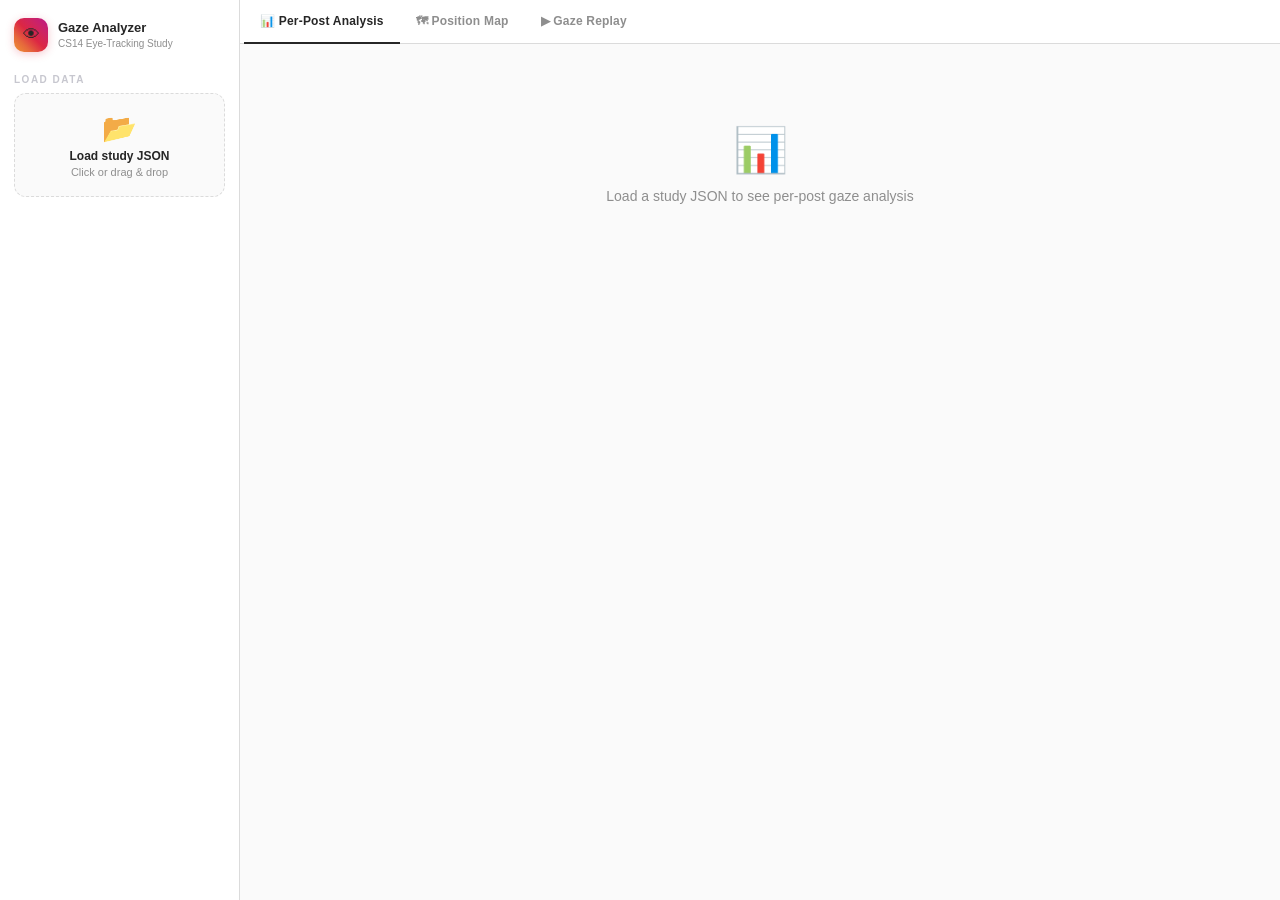
<file: bridge/heatmap_viewer.html>
<!DOCTYPE html>
<html lang="en">
<head>
<meta charset="UTF-8"/>
<meta name="viewport" content="width=device-width,initial-scale=1"/>
<title>Gaze Heatmap Viewer</title>
<style>
@import url('https://fonts.googleapis.com/css2?family=JetBrains+Mono:wght@400;700&display=swap');
*{box-sizing:border-box;margin:0;padding:0}
body{font-family:-apple-system,BlinkMacSystemFont,"Segoe UI",Roboto,Helvetica,Arial,sans-serif;background:#fafafa;color:#262626;min-height:100vh}
.shell{display:grid;grid-template-columns:240px 1fr;height:100vh;overflow:hidden}

/* ── sidebar ── */
.sidebar{background:#fff;border-right:1px solid #dbdbdb;padding:16px 14px;overflow-y:auto;display:flex;flex-direction:column;gap:16px}
.logo{display:flex;align-items:center;gap:10px;padding:2px 0 6px}
.logo-icon{width:34px;height:34px;border-radius:10px;background:linear-gradient(45deg,#f09433 0%,#e6683c 25%,#dc2743 50%,#cc2366 75%,#bc1888 100%);display:flex;align-items:center;justify-content:center;font-size:17px;flex-shrink:0;box-shadow:0 2px 8px rgba(220,39,67,.25)}
.logo-text{font-size:13px;font-weight:700;color:#262626;line-height:1.3}
.logo-text small{display:block;font-size:10px;font-weight:400;color:#8e8e8e}

.upload-area{border:1.5px dashed #dbdbdb;border-radius:12px;padding:18px 12px;text-align:center;cursor:pointer;transition:.2s;display:block;background:#fafafa}
.upload-area:hover{border-color:#e1306c;background:#fff8f8}
.upload-area input{display:none}
.upload-area p{font-size:11px;color:#8e8e8e;margin-top:3px}

.section-label{font-size:10px;font-weight:700;text-transform:uppercase;letter-spacing:1.5px;color:#c7c7cf}

.stat-card{background:#fafafa;border:1px solid #efefef;border-radius:10px;padding:10px 12px}
.stat-row{display:flex;justify-content:space-between;align-items:center;font-size:11px;padding:4px 0;color:#8e8e8e;border-bottom:1px solid #f5f5f5}
.stat-row:last-child{border-bottom:none}
.stat-row strong{color:#262626;font-family:'JetBrains Mono',monospace;font-size:10px;font-weight:700}

.platform-bar{display:flex;flex-direction:column;gap:7px}
.pb-row{display:flex;align-items:center;gap:7px;font-size:11px}
.pb-label{width:64px;color:#8e8e8e;flex-shrink:0;text-transform:capitalize}
.pb-track{flex:1;height:4px;background:#efefef;border-radius:2px;overflow:hidden}
.pb-fill{height:100%;border-radius:2px;transition:width .4s}
.pb-val{width:34px;text-align:right;color:#262626;font-size:10px;font-weight:700}

select{width:100%;padding:8px 10px;border-radius:8px;background:#fafafa;border:1px solid #dbdbdb;color:#262626;font-size:12px;font-family:inherit;outline:none;appearance:none;cursor:pointer}
select:focus{border-color:#0095f6;box-shadow:0 0 0 2px rgba(0,149,246,.12)}

/* ── main area ── */
.main{display:flex;flex-direction:column;overflow:hidden;background:#fafafa}

/* ── tabs ── */
.tab-bar{display:flex;border-bottom:1px solid #dbdbdb;background:#fff;flex-shrink:0;padding:0 4px}
.tab-btn{padding:14px 16px;font-size:12px;font-weight:600;color:#8e8e8e;background:none;border:none;border-bottom:2px solid transparent;cursor:pointer;transition:.15s;margin-bottom:-1px;letter-spacing:.2px}
.tab-btn.active{color:#262626;border-bottom-color:#262626}
.tab-btn:hover:not(.active){color:#262626}

/* ── region view ── */
#region-view{flex:1;overflow-y:auto;padding:20px;display:none;background:#fafafa}
#region-view.active{display:block}
.empty-state{text-align:center;color:#c7c7cf;padding:60px 20px}
.empty-state .icon{font-size:44px;margin-bottom:12px}
.empty-state p{font-size:14px;color:#8e8e8e}

.posts-grid{display:grid;grid-template-columns:repeat(auto-fill,minmax(230px,1fr));gap:14px}
.post-card{background:#fff;border-radius:8px;overflow:hidden;border:1px solid #dbdbdb}
.card-header{padding:9px 12px;display:flex;align-items:center;gap:8px;background:#fff;border-bottom:1px solid #efefef}
.plat-badge{font-size:9px;font-weight:700;padding:2px 7px;border-radius:20px;text-transform:uppercase;letter-spacing:.5px}
.plat-instagram{background:#fce4ec;color:#d6194d;border:1px solid #f48fb1}
.plat-x{background:#e3f2fd;color:#1565c0;border:1px solid #90caf9}
.plat-facebook{background:#e8eaf6;color:#283593;border:1px solid #9fa8da}
.plat-tiktok{background:#fce4ec;color:#b71c1c;border:1px solid #ef9a9a}
.card-user{font-size:11px;color:#8e8e8e;flex:1;overflow:hidden;text-overflow:ellipsis;white-space:nowrap}
.card-total{font-size:11px;font-weight:700;color:#262626}
.region-row{display:flex;align-items:center;justify-content:space-between;padding:0 12px;border-bottom:1px solid #f5f5f5;transition:background .2s;min-height:34px}
.region-row:last-child{border-bottom:none}
.region-label{font-size:11px;font-weight:600;color:#262626;opacity:.9}
.region-time{font-size:10px;font-weight:700;opacity:.85}
.region-zero{background:#fafafa}
.region-zero .region-label{color:#dbdbdb}
.region-zero .region-time{display:none}
.heat-legend{display:flex;align-items:center;gap:8px;font-size:10px;color:#8e8e8e;margin-bottom:14px}
.legend-bar{flex:1;height:5px;border-radius:3px;background:linear-gradient(to right,#efefef,#fde68a,#f97316,#dc2626)}

/* ── position view ── */
#position-view{flex:1;overflow:hidden;position:relative;background:#111827;display:none;align-items:center;justify-content:center}
#position-view.active{display:flex}
#hmCanvas{border-radius:4px;max-width:100%;max-height:100%}

/* ── replay view ── */
#replay-view{flex:1;overflow:hidden;display:none;flex-direction:column}
#replay-view.active{display:flex}
.replay-canvas-area{flex:1;position:relative;background:#fafafa;overflow:hidden}
#replayCanvas{position:absolute;inset:0;width:100%;height:100%}
.replay-info-bar{
  position:absolute;top:12px;left:50%;transform:translateX(-50%);
  display:flex;align-items:center;gap:10px;
  background:rgba(255,255,255,0.95);border:1px solid #dbdbdb;border-radius:20px;
  padding:6px 18px;font-size:12px;pointer-events:none;z-index:10;
  box-shadow:0 2px 12px rgba(0,0,0,0.10);white-space:nowrap;
}
.replay-controls{padding:10px 20px;background:#fff;border-top:1px solid #dbdbdb;display:flex;flex-direction:column;gap:8px;flex-shrink:0}
.r-segs{height:3px;border-radius:2px;overflow:hidden;display:flex;gap:1px;margin-bottom:2px}
.r-seg{height:100%;border-radius:1px}
.replay-seek-row{display:flex;align-items:center;gap:10px}
.r-time{font-family:'JetBrains Mono',monospace;font-size:11px;color:#8e8e8e;min-width:38px}
#replaySeek{flex:1;-webkit-appearance:none;height:2px;background:#dbdbdb;border-radius:1px;outline:none;cursor:pointer}
#replaySeek::-webkit-slider-thumb{-webkit-appearance:none;width:16px;height:16px;border-radius:50%;background:#262626;cursor:pointer;border:2px solid #fff;box-shadow:0 1px 4px rgba(0,0,0,.2)}
.replay-btn-row{display:flex;align-items:center;gap:8px;flex-wrap:wrap}
.r-play-btn{width:36px;height:36px;border-radius:50%;background:#262626;color:#fff;border:none;font-size:13px;cursor:pointer;display:flex;align-items:center;justify-content:center;flex-shrink:0;transition:.15s}
.r-play-btn:hover{background:#000;transform:scale(1.05)}
.r-speed-group{display:flex;gap:3px}
.r-speed-btn{background:#fafafa;border:1px solid #dbdbdb;color:#8e8e8e;padding:5px 9px;border-radius:6px;font-size:10px;font-weight:700;cursor:pointer;transition:.15s;font-family:inherit}
.r-speed-btn.r-on,.r-speed-btn:hover{color:#262626;border-color:#262626;background:#fff}
.r-mode-toggle{display:flex;gap:2px;background:#fafafa;border:1px solid #dbdbdb;border-radius:8px;padding:3px}
.r-mode-btn{padding:4px 11px;border-radius:5px;border:none;background:transparent;color:#8e8e8e;font-size:11px;font-weight:600;cursor:pointer;transition:.15s;font-family:inherit}
.r-mode-btn.r-on{background:#262626;color:#fff}
.r-gaze-pos{font-size:10px;color:#c7c7cf;margin-left:auto;font-family:'JetBrains Mono',monospace}

</style>
</head>
<body>
<div class="shell">
  <!-- ═══ SIDEBAR ═══ -->
  <div class="sidebar">
    <div class="logo">
      <div class="logo-icon">👁</div>
      <div class="logo-text">Gaze Analyzer<small>CS14 Eye-Tracking Study</small></div>
    </div>

    <div>
      <div class="section-label" style="margin-bottom:8px">Load Data</div>
      <label class="upload-area" id="dropZone">
        <input type="file" id="fileInput" accept=".json"/>
        <div style="font-size:28px;margin-bottom:4px">📂</div>
        <div style="font-size:12px;font-weight:600;color:#262626">Load study JSON</div>
        <p>Click or drag &amp; drop</p>
      </label>
    </div>

    <div id="filterSection" style="display:none">
      <div class="section-label" style="margin-bottom:6px">Filter</div>
      <select id="platformFilter">
        <option value="all">All platforms</option>
        <option value="instagram">Instagram</option>
        <option value="x">X (Twitter)</option>
        <option value="facebook">Facebook</option>
        <option value="tiktok">TikTok</option>
      </select>
    </div>

    <div id="statsSection" style="display:none">
      <div class="section-label" style="margin-bottom:6px">Session Stats</div>
      <div class="stat-card" id="statCard"></div>
    </div>

    <div id="platformSection" style="display:none">
      <div class="section-label" style="margin-bottom:6px">Gaze by Platform</div>
      <div class="platform-bar" id="platformBar"></div>
    </div>

    <div id="regionSection" style="display:none">
      <div class="section-label" style="margin-bottom:6px">Gaze by Region</div>
      <div class="platform-bar" id="regionBar"></div>
    </div>

    <!-- replay-only: current frame info -->
    <div id="replayInfoSection" style="display:none">
      <div class="section-label" style="margin-bottom:6px">Current Frame</div>
      <div class="stat-card" id="replayFrameCard"></div>
    </div>
  </div>

  <!-- ═══ MAIN ═══ -->
  <div class="main">
    <div class="tab-bar">
      <button class="tab-btn active" id="tab-region" onclick="switchTab('region')">📊 Per-Post Analysis</button>
      <button class="tab-btn" id="tab-position" onclick="switchTab('position')">🗺 Position Map</button>
      <button class="tab-btn" id="tab-replay" onclick="switchTab('replay')">▶ Gaze Replay</button>
    </div>

    <!-- per-post region view -->
    <div id="region-view" class="active">
      <div class="empty-state" id="region-empty">
        <div class="icon">📊</div>
        <p>Load a study JSON to see per-post gaze analysis</p>
      </div>
      <div id="posts-grid" class="posts-grid" style="display:none">
        <div class="heat-legend" id="heat-legend" style="grid-column:1/-1">
          <span>No gaze</span><div class="legend-bar"></div><span>Max attention</span>
        </div>
      </div>
    </div>

    <!-- position heatmap view -->
    <div id="position-view">
      <div id="pos-empty" class="empty-state" style="color:#8e8e8e">
        <div class="icon">👁️</div>
        <p>Load a study JSON to view the position heatmap</p>
      </div>
      <canvas id="hmCanvas" style="display:none"></canvas>
    </div>

    <!-- gaze replay view -->
    <div id="replay-view">
      <div class="replay-canvas-area" id="replayCanvasArea">
        <canvas id="replayCanvas"></canvas>
        <div class="replay-info-bar" id="replayInfoBar" style="display:none">
          <div id="rPlatDot" style="width:8px;height:8px;border-radius:50%;flex-shrink:0"></div>
          <span id="rPlatName" style="font-weight:700"></span>
          <span id="rUsername" style="color:#6b7280;font-size:11px"></span>
          <span id="rScrollY" style="color:#4b5563;font-size:10px;font-family:'JetBrains Mono',monospace"></span>
          <span id="rRegion" style="color:#6366f1;font-size:10px"></span>
        </div>
        <div id="replayEmpty" style="position:absolute;inset:0;display:flex;align-items:center;justify-content:center;color:#8e8e8e;text-align:center">
          <div><div style="font-size:48px;margin-bottom:12px">▶</div><p>Load a JSON file to replay the gaze session</p></div>
        </div>
      </div>
      <div class="replay-controls" id="replayControls" style="display:none">
        <div class="r-segs" id="rSegs"></div>
        <div class="replay-seek-row">
          <span class="r-time" id="rTimeLeft">0.0s</span>
          <input type="range" id="replaySeek" min="0" max="100000" value="0" step="66"/>
          <span class="r-time" id="rTimeRight">—</span>
        </div>
        <div class="replay-btn-row">
          <button class="r-play-btn" id="replayPlayBtn">▶</button>
          <div class="r-speed-group">
            <button class="r-speed-btn" data-rspeed="0.5">0.5×</button>
            <button class="r-speed-btn r-on" data-rspeed="1">1×</button>
            <button class="r-speed-btn" data-rspeed="2">2×</button>
            <button class="r-speed-btn" data-rspeed="4">4×</button>
          </div>
          <div class="r-mode-toggle">
            <button class="r-mode-btn r-on" data-rmode="replay">▶ Replay</button>
            <button class="r-mode-btn" data-rmode="heatmap">🌡 Heatmap</button>
            <button class="r-mode-btn" data-rmode="scanpath">→ Scanpath</button>
          </div>
          <span class="r-gaze-pos" id="rGazePos">gaze: —</span>
        </div>
      </div>
    </div>

  </div>
</div>

<script>
var studyData=null;
var currentTab='region';

var PLATFORM_COLORS={instagram:'#e1306c',x:'#1da1f2',facebook:'#1877f2',tiktok:'#ff0050'};
var PLATFORM_NAMES={instagram:'Instagram',x:'X (Twitter)',facebook:'Facebook',tiktok:'TikTok'};
var REGION_LABELS={feed_image:'Image',feed_caption:'Caption',feed_engagement:'Engagement',feed_likes:'Likes',feed_header:'Header'};

var LAYOUTS={
  instagram:[
    {id:'feed_header',label:'Header',h:38},{id:'feed_image',label:'Image',h:110},
    {id:'feed_engagement',label:'Engagement',h:34},{id:'feed_likes',label:'Likes',h:28},
    {id:'feed_caption',label:'Caption',h:44}
  ],
  x:[
    {id:'feed_header',label:'Header',h:38},{id:'feed_image',label:'Image',h:80},
    {id:'feed_caption',label:'Caption',h:44},{id:'feed_engagement',label:'Engagement',h:34}
  ],
  facebook:[
    {id:'feed_header',label:'Header',h:38},{id:'feed_image',label:'Image',h:90},
    {id:'feed_likes',label:'Reactions',h:28},{id:'feed_engagement',label:'Engagement',h:34},
    {id:'feed_caption',label:'Caption',h:44}
  ],
  tiktok:[
    {id:'feed_header',label:'Header',h:38},{id:'feed_image',label:'Video',h:130},
    {id:'feed_caption',label:'Caption',h:38},{id:'feed_engagement',label:'Engagement',h:34}
  ]
};

/* ── file loading ── */
document.getElementById('fileInput').addEventListener('change',function(e){
  var f=e.target.files[0];if(!f)return;
  var r=new FileReader();
  r.onload=function(ev){loadData(JSON.parse(ev.target.result));};
  r.readAsText(f);
});
var dz=document.getElementById('dropZone');
dz.addEventListener('dragover',function(e){e.preventDefault();this.style.borderColor='#6366f1';});
dz.addEventListener('dragleave',function(){this.style.borderColor='';});
dz.addEventListener('drop',function(e){
  e.preventDefault();this.style.borderColor='';
  var f=e.dataTransfer.files[0];if(!f)return;
  var r=new FileReader();
  r.onload=function(ev){loadData(JSON.parse(ev.target.result));};
  r.readAsText(f);
});

function loadData(d){
  studyData=d;
  replayFrames=buildReplayFrames(d);
  replayDuration=replayFrames.length?replayFrames[replayFrames.length-1].ms:0;
  rCurrentMs=0;
  ['filterSection','statsSection','platformSection','regionSection'].forEach(function(id){
    document.getElementById(id).style.display='block';
  });
  renderAll();
  if(currentTab==='replay') initReplayView();
}

document.getElementById('platformFilter').addEventListener('change',renderAll);

function renderAll(){
  renderStats();
  renderRegionView();
  if(currentTab==='position') renderPositionMap();
}

/* ── tab switching ── */
function switchTab(tab){
  currentTab=tab;
  ['region','position','replay'].forEach(function(t){
    document.getElementById('tab-'+t).classList.toggle('active',t===tab);
    document.getElementById(t+'-view').classList.toggle('active',t===tab);
  });
  document.getElementById('replayInfoSection').style.display=tab==='replay'?'block':'none';
  if(tab==='position'&&studyData) renderPositionMap();
  if(tab==='replay'&&studyData) initReplayView();
}

/* ── stats sidebar ── */
function renderStats(){
  var logs=studyData.gazeLogs||[];
  var pf=document.getElementById('platformFilter').value;
  var filtered=logs.filter(function(l){
    return l.faceDetected&&l.screenX!=null&&(pf==='all'||l.platform===pf);
  });
  var totalSec=(logs.length*0.066).toFixed(0);
  var trackedPct=logs.length?Math.round(filtered.length/logs.length*100):0;
  document.getElementById('statCard').innerHTML=
    sr('Participant',studyData.participantId||'—')+
    sr('Duration',totalSec+'s')+
    sr('Face tracked',trackedPct+'%')+
    sr('Gaze samples',filtered.length)+
    sr('Posts shown',(studyData.posts||[]).length);
  var platCounts={};
  filtered.forEach(function(l){if(l.platform)platCounts[l.platform]=(platCounts[l.platform]||0)+1;});
  var maxP=Math.max.apply(null,Object.values(platCounts).concat([1]));
  document.getElementById('platformBar').innerHTML=Object.keys(platCounts).sort().map(function(p){
    var sec=(platCounts[p]*0.066).toFixed(1);
    return pbRow(p,Math.round(platCounts[p]/maxP*100),sec+'s',PLATFORM_COLORS[p]||'#6366f1');
  }).join('');
  var regCounts={};
  filtered.forEach(function(l){if(l.gazedRegion)regCounts[l.gazedRegion]=(regCounts[l.gazedRegion]||0)+1;});
  var maxR=Math.max.apply(null,Object.values(regCounts).concat([1]));
  document.getElementById('regionBar').innerHTML=Object.keys(REGION_LABELS).map(function(r){
    var c=regCounts[r]||0;
    return pbRow(REGION_LABELS[r],Math.round(c/maxR*100),(c*0.066).toFixed(1)+'s','#6366f1');
  }).join('');
}
function sr(l,v){return '<div class="stat-row"><span>'+l+'</span><strong>'+v+'</strong></div>';}
function pbRow(label,pct,val,color){
  return '<div class="pb-row"><span class="pb-label">'+label+'</span>'+
    '<div class="pb-track"><div class="pb-fill" style="width:'+pct+'%;background:'+color+'"></div></div>'+
    '<span class="pb-val">'+val+'</span></div>';
}

/* ── heat color ── */
function heatColor(frac){
  if(frac<=0) return null;
  var stops=[[0.01,[254,243,199]],[0.30,[251,191,36]],[0.60,[234,88,12]],[1.00,[185,28,28]]];
  for(var i=1;i<stops.length;i++){
    if(frac<=stops[i][0]){
      var t=(frac-stops[i-1][0])/(stops[i][0]-stops[i-1][0]);
      var c0=stops[i-1][1],c1=stops[i][1];
      return 'rgb('+Math.round(c0[0]+(c1[0]-c0[0])*t)+','+Math.round(c0[1]+(c1[1]-c0[1])*t)+','+Math.round(c0[2]+(c1[2]-c0[2])*t)+')';
    }
  }
  return 'rgb(185,28,28)';
}
function textOnHeat(frac){return frac>0.4?'#fff':'#262626';}
function formatTime(frames){var s=frames*0.066;return s>=1?s.toFixed(1)+'s':(frames*66)+'ms';}

/* ── per-post region view ── */
function renderRegionView(){
  var grid=document.getElementById('posts-grid');
  var emptyEl=document.getElementById('region-empty');
  if(!studyData){emptyEl.style.display='block';grid.style.display='none';return;}
  var pf=document.getElementById('platformFilter').value;
  var logs=(studyData.gazeLogs||[]).filter(function(l){
    return l.faceDetected&&l.screenX!=null&&(pf==='all'||l.platform===pf);
  });
  var posts=studyData.posts||[];
  var postMap={};
  posts.forEach(function(p){
    if(pf!=='all'&&p.platform!==pf) return;
    postMap[p.index]={platform:p.platform,username:p.username,regions:{}};
  });
  logs.forEach(function(l){
    if(postMap[l.postId]&&l.gazedRegion)
      postMap[l.postId].regions[l.gazedRegion]=(postMap[l.postId].regions[l.gazedRegion]||0)+1;
  });
  var maxCount=1;
  Object.values(postMap).forEach(function(p){Object.values(p.regions).forEach(function(c){if(c>maxCount)maxCount=c;});});
  var keys=Object.keys(postMap).sort(function(a,b){return Number(a)-Number(b);});
  if(!keys.length){emptyEl.style.display='block';grid.style.display='none';return;}
  emptyEl.style.display='none';grid.style.display='grid';
  Array.from(grid.children).forEach(function(el){if(!el.id)grid.removeChild(el);});
  keys.forEach(function(pid){
    var p=postMap[pid];
    var layout=LAYOUTS[p.platform]||LAYOUTS.instagram;
    var totalCount=Object.values(p.regions).reduce(function(s,c){return s+c;},0);
    var card=document.createElement('div');card.className='post-card';
    var platClass='plat-'+(p.platform||'instagram');
    var platName=PLATFORM_NAMES[p.platform]||p.platform||'?';
    var totalStr=totalCount>0?formatTime(totalCount):'no gaze';
    var html='<div class="card-header">'+
      '<span class="plat-badge '+platClass+'">'+platName+'</span>'+
      '<span class="card-user">@'+(p.username||'?')+'</span>'+
      '<span class="card-total">'+totalStr+'</span></div>';
    layout.forEach(function(region){
      var count=p.regions[region.id]||0;
      var frac=count/maxCount;
      var bg=heatColor(frac);
      var noGaze=!bg;
      var style='min-height:'+region.h+'px;'+(noGaze?'':'background:'+bg+';');
      var tc=noGaze?'#3d4263':textOnHeat(frac);
      html+='<div class="region-row'+(noGaze?' region-zero':'')+'" style="'+style+'color:'+tc+'">'+
            '<span class="region-label">'+region.label+'</span>'+
            '<span class="region-time">'+(count>0?formatTime(count):'')+'</span></div>';
    });
    card.innerHTML=html;grid.appendChild(card);
  });
}

/* ── position heatmap view ── */
function filteredLogs(){
  if(!studyData) return[];
  var pf=document.getElementById('platformFilter').value;
  return(studyData.gazeLogs||[]).filter(function(l){
    return l.faceDetected&&l.screenX!=null&&(pf==='all'||l.platform===pf);
  });
}
function renderPositionMap(){
  var canvas=document.getElementById('hmCanvas');
  var posEmpty=document.getElementById('pos-empty');
  var logs=filteredLogs();
  if(!logs.length){posEmpty.style.display='block';canvas.style.display='none';return;}
  posEmpty.style.display='none';canvas.style.display='block';
  var container=document.getElementById('position-view');
  canvas.width=container.clientWidth||800;canvas.height=container.clientHeight||600;
  var ctx=canvas.getContext('2d');
  var W=canvas.width,H=canvas.height;
  ctx.fillStyle='#0f172a';ctx.fillRect(0,0,W,H);
  var feedW=Math.min(W*0.7,600);var feedL=(W-feedW)/2;
  ctx.strokeStyle='rgba(99,102,241,0.12)';ctx.lineWidth=1;
  ctx.strokeRect(feedL,0,feedW/2-4,H);ctx.strokeRect(feedL+feedW/2+4,0,feedW/2-4,H);
  ctx.fillStyle='rgba(99,102,241,0.3)';ctx.font='10px system-ui';
  ctx.fillText('Post column 1',feedL+8,14);ctx.fillText('Post column 2',feedL+feedW/2+12,14);
  var r=Math.round(Math.min(W,H)*0.045);
  logs.forEach(function(l){
    var x=l.screenX/100*W,y=l.screenY/100*H;
    var col=PLATFORM_COLORS[l.platform]||'#f97316';
    var rgb=hexToRgb(col);
    var g=ctx.createRadialGradient(x,y,0,x,y,r);
    g.addColorStop(0,'rgba('+rgb+',0.3)');g.addColorStop(0.5,'rgba('+rgb+',0.10)');g.addColorStop(1,'rgba('+rgb+',0)');
    ctx.fillStyle=g;ctx.beginPath();ctx.arc(x,y,r,0,Math.PI*2);ctx.fill();
  });
  var trail=logs.slice(-150);
  ctx.strokeStyle='rgba(165,180,252,0.18)';ctx.lineWidth=1;ctx.beginPath();
  trail.forEach(function(l,i){var x=l.screenX/100*W,y=l.screenY/100*H;i===0?ctx.moveTo(x,y):ctx.lineTo(x,y);});
  ctx.stroke();
  var platsSeen=[...new Set(logs.map(function(l){return l.platform;}).filter(Boolean))];
  var lx=12,ly=H-12;
  platsSeen.forEach(function(p){
    ctx.fillStyle=PLATFORM_COLORS[p]||'#6366f1';
    ctx.beginPath();ctx.arc(lx+4,ly-4,4,0,Math.PI*2);ctx.fill();
    ctx.fillStyle='rgba(255,255,255,0.6)';ctx.font='10px system-ui';
    ctx.fillText(PLATFORM_NAMES[p]||p,lx+12,ly);lx+=70;
  });
  ctx.fillStyle='rgba(255,255,255,0.35)';ctx.font='10px system-ui';
  ctx.fillText(logs.length+' samples',W-80,H-8);
}
function hexToRgb(hex){return parseInt(hex.slice(1,3),16)+','+parseInt(hex.slice(3,5),16)+','+parseInt(hex.slice(5,7),16);}

/* ══════════════════════════════════════════
   GAZE REPLAY ENGINE
══════════════════════════════════════════ */
var replayFrames=[];
var replayDuration=0;
var rCurrentMs=0;
var rPlaying=false;
var rSpeed=1;
var rLastTs=null;
var rMode='replay';
var TRAIL_LEN=30;
var rActivePostId=null;

var rCanvas=document.getElementById('replayCanvas');
var rCtx=rCanvas.getContext('2d');
var rHmCanvas=document.createElement('canvas');
var rHmCtx=rHmCanvas.getContext('2d');
var rHmDirty=true; /* rebuild heatmap when seek position changes */

var RP_COLORS={instagram:'#e1306c',x:'#1d9bf0',facebook:'#1877f2',tiktok:'#ff0050'};
var RP_BG={instagram:'#fce4ec',x:'#e8f5fd',facebook:'#e7f0fd',tiktok:'#ffe0e8'};
var rEnrichRequested=false;
var rPostAssets={};

/* ── feed layout constants (matching participant.html) ── */
var FEED_MAX_W=1120, FEED_GAP=28, FEED_PAD_X=18;
var FEED_OFFSET_Y=165; /* topbar(48) + story-bar(116) + feed padding(8) - approx */
var VP_H_EST=860;      /* estimated viewport height during study (adjustable) */

function rpColor(p){return RP_COLORS[p]||'#6366f1';}

function rSafeText(v){return v==null?'':String(v);}
function rPostHandle(post){
  var handle=rSafeText(post&&post.handle).trim();
  if(handle) return handle[0]==='@'?handle:'@'+handle;
  var u=rSafeText(post&&post.username).trim();
  return u?('@'+u):'@?';
}
function rAvatarLetter(post){
  var u=rSafeText(post&&post.username).trim();
  return u?u.slice(0,1).toUpperCase():'S';
}
function rNormalizeQuestionBlock(qb){
  var defaults={
    enabled:false,
    type:'single',
    questionText:'How credible is this post?',
    required:true,
    options:[{id:'option_1',label:'Very credible'},{id:'option_2',label:'Somewhat credible'},{id:'option_3',label:'Not sure'},{id:'option_4',label:'Not credible'}]
  };
  var source=qb&&typeof qb==='object'?qb:{};
  var options=Array.isArray(source.options)?
    source.options.map(function(option,index){
      var o=option&&typeof option==='object'?option:{};
      return{
        id:o.id?String(o.id):('option_'+(index+1)),
        label:o.label?String(o.label):('Option '+(index+1))
      };
    }).filter(function(option){return option.label.trim();}):defaults.options;
  var qt=typeof source.questionText==='string'&&source.questionText.trim()?source.questionText:defaults.questionText;
  var enabled=Boolean(source.enabled);
  var required=source.required!==false;
  if(options.length<2) options=defaults.options;
  return{enabled:enabled,type:source.type==='multiple'?'multiple':'single',questionText:qt,required:required,options:options};
}

function rQuestionBlockDocH(qb){
  if(!qb||!qb.enabled) return 0;
  return 72+Math.min(4,(qb.options||[]).length)*20;
}

function rDefaultActions(platform){
  if(platform==='facebook') return [
    {id:'like',icon:'thumbs-up',label:'Like'},
    {id:'comment',icon:'message-square',label:'Comment'},
    {id:'share',icon:'share-2',label:'Share'}
  ];
  if(platform==='x') return [
    {id:'comment',icon:'message-circle',label:'Comment'},
    {id:'share',icon:'repeat-2',label:'Repost'},
    {id:'like',icon:'heart',label:'Like'},
    {id:'analytics',icon:'bar-chart-2',label:'Views'}
  ];
  if(platform==='tiktok') return [
    {id:'like',icon:'heart',label:'Like'},
    {id:'comment',icon:'message-circle',label:'Comment'},
    {id:'save',icon:'bookmark',label:'Save'},
    {id:'share',icon:'forward',label:'Share'}
  ];
  return [
    {id:'like',icon:'heart',label:'Like'},
    {id:'comment',icon:'message-circle',label:'Comment'},
    {id:'share',icon:'send',label:'Share'},
    {id:'save',icon:'bookmark',label:'Save'}
  ];
}

function rActionsForPost(post){
  if(post&&post.actionButtonsConfigured&&Array.isArray(post.actionButtons)) return post.actionButtons;
  if(post&&Array.isArray(post.actionButtons)&&post.actionButtons.length) return post.actionButtons;
  return rDefaultActions(post&&post.platform);
}

function rHiddenForPost(post){
  return post&&post.hiddenElements&&typeof post.hiddenElements==='object'?post.hiddenElements:{};
}

function rActionHiddenKeys(action){
  var id=rSafeText(action&&action.id).trim().toLowerCase();
  var icon=rSafeText(action&&action.icon).trim().toLowerCase();
  var keys=[];
  if(id){
    keys.push(id+'-icon');
    if(id==='like') keys.push('likes-icon');
    if(id==='comment') keys.push('comments-icon');
    if(id==='share') keys.push('shares-icon','repost-icon');
  }
  if(icon) keys.push(icon+'-icon');
  return keys;
}

function rVisibleActionsForPost(post){
  var hidden=rHiddenForPost(post);
  return rActionsForPost(post).filter(function(action){
    return !rActionHiddenKeys(action).some(function(key){return hidden[key];});
  });
}

function rIconGlyph(name){
  var map={
    'heart':'♥','message-circle':'◯','message-square':'▢','send':'↗','bookmark':'▯',
    'thumbs-up':'👍','share-2':'⤴','repeat-2':'↻','bar-chart-2':'▥','forward':'➜',
    'music':'♪','play-circle':'▶','more-horizontal':'•••','badge-check':'✓','check':'✓',
    'user':'👤','plus':'+','x':'×','alert-circle':'!','info':'i','settings':'⚙',
    'star':'★','bell':'🔔','smile':'☺','eye':'◉','eye-off':'◌','image':'▧','video':'▣',
    'camera':'▤','link':'↗','hash':'#','at-sign':'@','mail':'✉','circle':'○','square':'□',
    'triangle':'△','flag':'⚑','shield':'⬟','lock':'▣','unlock':'▢','trash-2':'⌫',
    'edit-3':'✎','download':'↓','upload':'↑','external-link':'↗','refresh-cw':'↻',
    'trending-up':'↗','map-pin':'⌖','calendar':'▦','clock':'◷'
  };
  return map[name]||rSafeText(name).slice(0,2).toUpperCase()||'•';
}

function rDrawIconGlyph(name,cx,cy,size,color){
  rCtx.fillStyle=color||'#111827';
  rCtx.font='700 '+size+'px -apple-system,BlinkMacSystemFont,"Segoe UI Symbol",sans-serif';
  rCtx.textAlign='center';
  rCtx.textBaseline='middle';
  rCtx.fillText(rIconGlyph(name),cx,cy);
  rCtx.textAlign='left';
  rCtx.textBaseline='alphabetic';
}

function rIsEmptyObject(value){
  return value&&typeof value==='object'&&!Array.isArray(value)&&Object.keys(value).length===0;
}

function rNeedsPostEnrichment(posts){
  return (posts||[]).some(function(p){
    if(!p) return true;
    return !rSafeText(p.caption).trim()
      || !p.hiddenElements
      || rIsEmptyObject(p.icons)
      || !Array.isArray(p.actionButtons)
      || p.actionButtonsConfigured == null
      || !p.questionBlock;
  });
}

function rMergePostDetails(target,source){
  if(!target||!source) return;
  var uiKeys={
    caption:true,image:true,avatar:true,avatarLetter:true,previewLabel:true,username:true,handle:true,
    location:true,time:true,likes:true,comments:true,shares:true,likesLabel:true,musicInfo:true,
    hiddenElements:true,icons:true,actionButtons:true,actionButtonsConfigured:true,questionBlock:true,
    commentsList:true,newsLink:true,newsIndex:true,versionKey:true
  };
  Object.keys(source).forEach(function(k){
    if(k==='index') return;
    if(uiKeys[k]||target[k]==null||target[k]==='') target[k]=source[k];
  });
}

function rInitPostAssets(){
  rPostAssets={};
  (studyData&&studyData.posts?studyData.posts:[]).forEach(function(p){
    if(!p||p.index==null) return;
    var key=Number(p.index);
    var entry={post:p,img:null,imgLoaded:false,imgFailed:false,avatar:null,avatarLoaded:false,avatarFailed:false};
    var url=rSafeText(p.image).trim();
    if(url){
      try{
        var img=new Image();
        img.decoding='async';
        img.onload=function(){entry.imgLoaded=true;if(currentTab==='replay') rRender(rCurrentMs);};
        img.onerror=function(){entry.imgFailed=true;if(currentTab==='replay') rRender(rCurrentMs);};
        img.src=url;
        entry.img=img;
      }catch(_){}
    }
    var av=rSafeText(p.avatar).trim();
    if(av){
      try{
        var aimg=new Image();
        aimg.decoding='async';
        aimg.onload=function(){entry.avatarLoaded=true;if(currentTab==='replay') rRender(rCurrentMs);};
        aimg.onerror=function(){entry.avatarFailed=true;if(currentTab==='replay') rRender(rCurrentMs);};
        aimg.src=av;
        entry.avatar=aimg;
      }catch(_){}
    }
    rPostAssets[key]=entry;
  });
}

function rEnsureEnrichedPosts(){
  if(rEnrichRequested) return;
  rEnrichRequested=true;
  if(!studyData) return;
  var code=rSafeText(studyData.inviteCode||studyData.participantId).trim();
  if(!code){rInitPostAssets();return;}
  var posts=studyData.posts||[];
  if(!rNeedsPostEnrichment(posts)){rInitPostAssets();return;}
  fetch('/api/posts/'+encodeURIComponent(code))
    .then(function(r){if(!r.ok) throw new Error('HTTP '+r.status);return r.json();})
    .then(function(res){
      if(!res||!res.success||!Array.isArray(res.posts)||!res.posts.length){rInitPostAssets();return;}
      var byNewsIndex={};
      res.posts.forEach(function(p){
        if(!p) return;
        var ni=p.newsIndex!=null?Number(p.newsIndex):null;
        if(ni!=null&&!Number.isNaN(ni)) byNewsIndex[ni]=p;
      });
      posts.forEach(function(p){
        if(!p||p.index==null) return;
        var full=byNewsIndex[Number(p.index)+1];
        if(!full) return;
        rMergePostDetails(p,full);
      });
      rInitPostAssets();
      if(currentTab==='replay'){rHmDirty=true;rRender(rCurrentMs);}
    })
    .catch(function(){rInitPostAssets();});
}

function rDrawCoverImage(img,dx,dy,dw,dh){
  if(!img||!img.naturalWidth||!img.naturalHeight) return false;
  var iw=img.naturalWidth,ih=img.naturalHeight;
  var scale=Math.max(dw/iw,dh/ih);
  var sw=dw/scale,sh=dh/scale;
  var sx=(iw-sw)/2,sy=(ih-sh)/2;
  rCtx.drawImage(img,sx,sy,sw,sh,dx,dy,dw,dh);
  return true;
}

function rWrapText(text,maxChars){
  text=rSafeText(text).replace(/\s+/g,' ').trim();
  if(!text) return [];
  if(maxChars<=0) return [text];
  var words=text.split(' ');
  var lines=[];var cur='';
  words.forEach(function(w){
    if(!cur){cur=w;return;}
    if((cur+' '+w).length<=maxChars){cur=cur+' '+w;return;}
    lines.push(cur);cur=w;
  });
  if(cur) lines.push(cur);
  return lines;
}

/* card height as function of column width, matching participant.html aspect ratios */
function rCardH(platform,colW,post){
  var header=58,footer=118;
  var qb=rNormalizeQuestionBlock(post&&post.questionBlock);
  var questionExtra=rQuestionBlockDocH(qb);
  if(platform==='instagram') return header+colW+footer+questionExtra;           /* square image */
  if(platform==='tiktok')    return Math.max(580,Math.round(colW*16/9))+questionExtra;
  return header+Math.round(colW*9/16)+footer+questionExtra;                     /* X / Facebook 16:9 */
}

/* build doc-coordinate layout for all posts */
function rBuildFeedLayout(){
  if(!studyData||!studyData.posts) return null;
  var W=rCanvas.width;
  var feedW=Math.min(W-FEED_PAD_X*2,FEED_MAX_W);
  var colW=Math.floor((feedW-FEED_GAP)/2);
  var feedL=Math.round((W-feedW)/2);
  var posts=(studyData.posts||[]).slice().sort(function(a,b){return a.index-b.index;});
  var items=[];
  var docY=FEED_OFFSET_Y;
  for(var i=0;i<posts.length;i+=2){
    var p0=posts[i],p1=posts[i+1];
    var h0=rCardH(p0.platform,colW,p0);
    var h1=p1?rCardH(p1.platform,colW,p1):0;
    items.push({post:p0,docX:feedL,docY:docY,w:colW,h:h0});
    if(p1) items.push({post:p1,docX:feedL+colW+FEED_GAP,docY:docY,w:colW,h:h1});
    docY+=Math.max(h0,h1)+FEED_GAP;
  }
  return{items:items,feedW:feedW,feedL:feedL,colW:colW};
}

/* convert document y → canvas y at current scrollY */
function rDocY(docY,scrollY){return(docY-scrollY)/VP_H_EST*rCanvas.height;}

/* draw one mock post card */
function rMockCard(post,docX,docY,w,h,scrollY){
  var x=docX;
  var y=rDocY(docY,scrollY);
  var cH=rDocY(docY+h,scrollY)-y; /* scaled card height on canvas */
  if(y+cH<-20||y>rCanvas.height+20) return; /* off-screen */
  var col=rpColor(post.platform);
  var bg=RP_BG[post.platform]||'#f3f4f6';
  var hidden=post&&typeof post.hiddenElements==='object'?post.hiddenElements:{};
  var platform=post&&post.platform?post.platform:'instagram';
  var icons=post&&post.icons&&typeof post.icons==='object'?post.icons:{};
  var qb=rNormalizeQuestionBlock(post&&post.questionBlock);
  var questionDocH=rQuestionBlockDocH(qb);
  var headerDocH=58;
  var footerDocH=(platform==='tiktok'?78:118)+questionDocH;
  var HEADER=rDocY(docY+headerDocH,scrollY)-y;
  var footY=rDocY(docY+h-footerDocH,scrollY);

  /* card shadow */
  rCtx.shadowColor='rgba(0,0,0,0.10)';rCtx.shadowBlur=8;rCtx.shadowOffsetY=2;
  rCtx.fillStyle='#ffffff';
  rRoundRect(x,y,w,cH,10);rCtx.fill();
  rCtx.shadowBlur=0;rCtx.shadowOffsetY=0;

  /* card border */
  rCtx.strokeStyle='#dbdbdb';rCtx.lineWidth=1;
  rRoundRect(x,y,w,cH,10);rCtx.stroke();

  /* clip everything inside card */
  rCtx.save();rRoundRect(x,y,w,cH,10);rCtx.clip();

  /* header */
  rCtx.fillStyle='#ffffff';rCtx.fillRect(x,y,w,HEADER);
  rCtx.strokeStyle='#efefef';rCtx.lineWidth=1;
  rCtx.beginPath();rCtx.moveTo(x,y+HEADER);rCtx.lineTo(x+w,y+HEADER);rCtx.stroke();

  /* platform accent bar on left */
  rCtx.fillStyle=col;rCtx.fillRect(x,y,3,HEADER);

  var fs=Math.max(10,Math.min(13,HEADER*0.3));
  var avR=HEADER*0.48,avX=x+14+avR,avY=y+HEADER/2;
  var asset=rPostAssets&&post&&post.index!=null?rPostAssets[Number(post.index)]:null;
  if(!hidden.avatar){
    rCtx.save();
    rCtx.beginPath();rCtx.arc(avX,avY,avR,0,Math.PI*2);rCtx.clip();
    var drewAvatar=false;
    if(asset&&asset.avatar&&asset.avatarLoaded&&!asset.avatarFailed){
      drewAvatar=rDrawCoverImage(asset.avatar,avX-avR,avY-avR,avR*2,avR*2);
    }
    if(!drewAvatar){
      rCtx.fillStyle=bg;rCtx.fillRect(avX-avR,avY-avR,avR*2,avR*2);
      rCtx.fillStyle='#262626';
      rCtx.font='700 '+Math.max(10,Math.round(avR*1.05))+'px -apple-system,sans-serif';
      rCtx.textAlign='center';rCtx.fillText(rAvatarLetter(post),avX,avY+Math.round(avR*0.35));rCtx.textAlign='left';
    }
    rCtx.restore();
    rCtx.beginPath();rCtx.arc(avX,avY,avR,0,Math.PI*2);
    rCtx.strokeStyle=col;rCtx.lineWidth=1.5;rCtx.stroke();
  }

  var nameX=(hidden.avatar?x+14:x+14+avR*2+10);
  var nameY=avY+fs*0.1;
  var subFs=Math.max(8,fs-3);
  rCtx.fillStyle='#262626';rCtx.font='700 '+fs+'px -apple-system,sans-serif';
  var title='';
  if(platform==='x'){
    title=hidden.username?'':rSafeText(post.username).trim();
  }else if(platform==='tiktok'){
    title=hidden.username?'':rSafeText(post.handle||post.username).trim();
  }else{
    title=hidden.username?'':rSafeText(post.username).trim();
  }
  if(title){
    var visibleTitle=title.slice(0,platform==='x'&&!hidden['verify-icon']?18:24);
    rCtx.fillText(visibleTitle,nameX,nameY);
    if(platform==='x'&&!hidden['verify-icon']){
      var verifyX=nameX+rCtx.measureText(visibleTitle).width+9;
      rDrawIconGlyph(icons.verify||'badge-check',verifyX,nameY-fs*0.18,Math.max(8,fs-2),'#1d9bf0');
    }
  }
  rCtx.fillStyle='#6b7280';rCtx.font='500 '+subFs+'px -apple-system,sans-serif';
  var sub='';
  if(platform==='x'){
    if(!hidden.handle) sub+=rPostHandle(post)+' ';
    if(!hidden.timeLabel){
      var t=rSafeText(post.time).trim()||'Just now';
      sub+=(sub?'· ':'')+t;
    }
  }else{
    if(!hidden.location){
      var loc=rSafeText(post.location).trim();
      if(loc) sub+=loc;
    }
    if(!hidden.timeLabel){
      var t2=rSafeText(post.time).trim()||'Just now';
      sub+=(sub?' · ':'')+t2;
    }
  }
  if(sub) rCtx.fillText(sub.slice(0,36),nameX,nameY+subFs+3);

  /* platform badge top-right */
  rCtx.fillStyle=col;rCtx.font='bold '+Math.max(8,fs-2)+'px sans-serif';
  rCtx.textAlign='right';
  rCtx.fillText(platform.toUpperCase(),x+w-10,y+HEADER/2+fs*0.38);
  rCtx.textAlign='left';
  if(platform==='instagram'&&!hidden['more-icon']){
    rDrawIconGlyph(icons.more||'more-horizontal',x+w-22,y+HEADER/2,Math.max(10,fs),'#9ca3af');
  }

  /* image area */
  var imgY=y+HEADER;
  var imgH=Math.max(0,footY-imgY);
  if(!hidden.image){
    var grad=rCtx.createLinearGradient(x,imgY,x,imgY+imgH);
    grad.addColorStop(0,bg);grad.addColorStop(1,col+'18');
    rCtx.fillStyle=grad;rCtx.fillRect(x,imgY,w,imgH);
    var drew=false;
    if(asset&&asset.img&&asset.imgLoaded&&!asset.imgFailed){
      rCtx.save();
      rCtx.beginPath();rCtx.rect(x,imgY,w,imgH);rCtx.clip();
      drew=rDrawCoverImage(asset.img,x,imgY,w,imgH);
      rCtx.restore();
      if(drew){
        var ov=rCtx.createLinearGradient(x,imgY+imgH*0.55,x,imgY+imgH);
        ov.addColorStop(0,'rgba(0,0,0,0)');
        ov.addColorStop(1,'rgba(0,0,0,0.10)');
        rCtx.fillStyle=ov;rCtx.fillRect(x,imgY,w,imgH);
      }
    }
    if(!drew){
      var fallbackIcons={instagram:'image',x:'x',facebook:'f',tiktok:icons.play||'play-circle'};
      var iconSize=Math.max(22,Math.min(40,imgH*0.18));
      rDrawIconGlyph(fallbackIcons[platform]||'image',x+w/2,imgY+imgH/2,iconSize,col);
    }
  } else {
    rCtx.fillStyle='#f9fafb';rCtx.fillRect(x,imgY,w,imgH);
    rCtx.fillStyle='#e5e7eb';rCtx.fillRect(x,imgY+imgH*0.3,w,imgH*0.4);
  }

  /* footer area */
  rCtx.fillStyle='#ffffff';rCtx.fillRect(x,footY,w,cH-(footY-y));
  rCtx.strokeStyle='#efefef';rCtx.lineWidth=1;
  rCtx.beginPath();rCtx.moveTo(x,footY);rCtx.lineTo(x+w,footY);rCtx.stroke();

  /* action icons */
  var dotY=footY+(cH-(footY-y))*0.38;
  var actions=rVisibleActionsForPost(post);
  actions.slice(0,6).forEach(function(btn,idx){
    var ix=x+18+idx*22;
    if(ix>x+w-18) return;
    rDrawIconGlyph(btn&&btn.icon,ix,dotY,12,'#4b5563');
  });

  var footerTop=footY+10;
  var capX=x+14;
  var capW=w-28;
  var capFs=Math.max(9,Math.min(12,(cH-(footY-y))*0.18));
  var lineH=capFs*1.25;
  var cursorY=footerTop;
  rCtx.fillStyle='#6b7280';rCtx.font='600 '+Math.max(8,capFs-2)+'px -apple-system,sans-serif';
  var stats=[];
  if(!hidden.likes) stats.push(String(post.likes||0)+' likes');
  if(!hidden.comments) stats.push(String(post.comments||0)+' comments');
  if(!hidden.shares) stats.push(String(post.shares||0)+' shares');
  var statsLine=stats.join(' · ');
  if(statsLine){
    rCtx.fillText(statsLine.slice(0,40),capX,cursorY+capFs);
    cursorY+=lineH;
  }
  if(!hidden.caption){
    var caption=rSafeText(post.caption).trim();
    if(caption){
      rCtx.fillStyle='#111827';
      rCtx.font='500 '+capFs+'px -apple-system,sans-serif';
      var maxLines=platform==='tiktok'?2:3;
      var maxChars=Math.max(18,Math.floor(capW/(capFs*0.55)));
      var lines=rWrapText(caption,maxChars).slice(0,maxLines);
      lines.forEach(function(line,i){rCtx.fillText(line,capX,cursorY+capFs+i*lineH);});
      cursorY+=lines.length*lineH;
    }
  }
  if(platform==='tiktok'&&!hidden['music-info']){
    var mi=rSafeText(post.musicInfo||'original sound').trim();
    if(mi){
      rCtx.fillStyle='#9ca3af';
      rCtx.font='500 '+Math.max(8,capFs-2)+'px -apple-system,sans-serif';
      rCtx.fillText((rIconGlyph(icons.music||'music')+' '+mi).slice(0,42),capX,cursorY+capFs);
      cursorY+=lineH;
    }
  }
  if(!hidden.timeLabel){
    var tt=rSafeText(post.time).trim();
    if(tt){
      rCtx.fillStyle='#9ca3af';
      rCtx.font='500 '+Math.max(8,capFs-2)+'px -apple-system,sans-serif';
      rCtx.fillText(tt.slice(0,42),capX,cursorY+capFs);
      cursorY+=lineH;
    }
  }

  if(qb.enabled){
    var boxX=capX,boxW=capW,boxY=cursorY+6;
    var boxPad=8;
    var qFs=Math.max(9,Math.min(11,capFs));
    var optFs=Math.max(8,Math.min(10,capFs-1));
    var qLineH=qFs*1.25;
    var optLineH=optFs*1.35;
    var qLines=rWrapText(qb.questionText,Math.max(16,Math.floor((boxW-boxPad*2)/(qFs*0.55)))).slice(0,2);
    var optCount=Math.min(4,qb.options.length);
    var boxH=boxPad+qLines.length*qLineH+6+optCount*optLineH+boxPad;
    if(boxY+boxH<y+cH-6){
      rCtx.fillStyle='#f9fafb';
      rCtx.strokeStyle='#e5e7eb';rCtx.lineWidth=1;
      rRoundRect(boxX,boxY,boxW,boxH,10);rCtx.fill();rRoundRect(boxX,boxY,boxW,boxH,10);rCtx.stroke();
      var tx=boxX+boxPad,ty=boxY+boxPad+qFs;
      rCtx.fillStyle='#111827';rCtx.font='700 '+qFs+'px -apple-system,sans-serif';
      qLines.forEach(function(line,i){rCtx.fillText(line,tx,ty+i*qLineH);});
      if(qb.required){
        var badge='Required';
        rCtx.fillStyle='#ef4444';
        rCtx.font='700 '+Math.max(7,qFs-3)+'px -apple-system,sans-serif';
        rCtx.textAlign='right';
        rCtx.fillText(badge,boxX+boxW-boxPad,boxY+boxPad+Math.max(7,qFs-3));
        rCtx.textAlign='left';
      }
      var oy=boxY+boxPad+qLines.length*qLineH+8;
      rCtx.fillStyle='#111827';rCtx.font='500 '+optFs+'px -apple-system,sans-serif';
      for(var oi=0;oi<optCount;oi++){
        var opt=qb.options[oi];
        var cy=oy+oi*optLineH+optFs*0.2;
        rCtx.strokeStyle='#9ca3af';rCtx.lineWidth=1.2;
        rCtx.beginPath();
        rCtx.arc(tx+6,cy+2,5,0,Math.PI*2);
        rCtx.stroke();
        if(qb.type==='multiple'){
          rCtx.beginPath();
          rCtx.rect(tx+1,cy-3,10,10);
          rCtx.stroke();
        }
        rCtx.fillStyle='#111827';
        rCtx.fillText(rSafeText(opt.label).slice(0,46),tx+18,cy+optFs);
      }
    }
  }

  rCtx.restore();
}

function rRoundRect(x,y,w,h,r){
  rCtx.beginPath();rCtx.moveTo(x+r,y);rCtx.lineTo(x+w-r,y);
  rCtx.quadraticCurveTo(x+w,y,x+w,y+r);rCtx.lineTo(x+w,y+h-r);
  rCtx.quadraticCurveTo(x+w,y+h,x+w-r,y+h);rCtx.lineTo(x+r,y+h);
  rCtx.quadraticCurveTo(x,y+h,x,y+h-r);rCtx.lineTo(x,y+r);
  rCtx.quadraticCurveTo(x,y,x+r,y);rCtx.closePath();
}

function rDrawSinglePostBg(g){
  var W=rCanvas.width,H=rCanvas.height;
  rCtx.fillStyle='#fafafa';rCtx.fillRect(0,0,W,H);
  if(!g||!studyData||!studyData.posts) return;
  var post=(studyData.posts||[]).find(function(p){return p&&p.index===g.postId;});
  if(!post) return;
  var cw=Math.min(W*0.86,640);
  cw=Math.max(280,Math.min(cw,W-24));
  var plat=post.platform||g.platform||'instagram';
  var hDoc=rCardH(plat,cw,post);
  var cardHCanvas=hDoc/VP_H_EST*H;
  var yCanvas=Math.max(16,(H-cardHCanvas)/2);
  var docY=yCanvas*VP_H_EST/H;
  var xCanvas=(W-cw)/2;
  rMockCard(post,xCanvas,docY,cw,hDoc,g.scrollY||0);
}

/* draw the full feed background at current scrollY */
function rDrawFeedBg(scrollY){
  var W=rCanvas.width,H=rCanvas.height;
  /* page bg */
  rCtx.fillStyle='#fafafa';rCtx.fillRect(0,0,W,H);

  /* mock topbar */
  rCtx.fillStyle='#ffffff';rCtx.fillRect(0,0,W,rDocY(48,0));
  rCtx.strokeStyle='#dbdbdb';rCtx.lineWidth=1;
  rCtx.beginPath();rCtx.moveTo(0,rDocY(48,0));rCtx.lineTo(W,rDocY(48,0));rCtx.stroke();

  /* mock story bar */
  var sbTop=rDocY(48,scrollY),sbH=rDocY(164,scrollY)-sbTop;
  if(sbH>0&&sbTop<H){
    rCtx.fillStyle='#ffffff';rCtx.fillRect(0,sbTop,W,sbH);
  }

  /* post cards */
  var layout=rBuildFeedLayout();
  if(layout) layout.items.forEach(function(it){
    rMockCard(it.post,it.docX,it.docY,it.w,it.h,scrollY);
  });
}

/* Transform studyData.gazeLogs → replay frame array */
function buildReplayFrames(d){
  var logs=(d.gazeLogs||[]).filter(function(l){return l.t!=null;});
  if(!logs.length) return[];
  logs=logs.slice().sort(function(a,b){return a.t-b.t;});
  var t0=logs[0].t;
  return logs.map(function(l){
    return{ms:l.t-t0,postId:l.postId!=null?l.postId:0,platform:l.platform||'',
           sx:l.screenX,sy:l.screenY,scrollY:l.scrollY||0,
           face:l.faceDetected,region:l.gazedRegion||''};
  });
}

function rGetFrame(ms){
  if(!replayFrames.length) return null;
  var lo=0,hi=replayFrames.length-1;
  while(lo<hi){var mid=(lo+hi+1)>>1;if(replayFrames[mid].ms<=ms)lo=mid;else hi=mid-1;}
  return replayFrames[lo];
}

function rSizeCanvas(){
  var area=document.getElementById('replayCanvasArea');
  rCanvas.width=area.clientWidth;rCanvas.height=area.clientHeight;
  rHmCanvas.width=rCanvas.width;rHmCanvas.height=rCanvas.height;
  rHmDirty=true;
}

function rGazeXY(sx,sy){return{x:sx/100*rCanvas.width,y:sy/100*rCanvas.height};}

function rBuildHeatmap(upToMs){
  rHmCtx.clearRect(0,0,rHmCanvas.width,rHmCanvas.height);
  replayFrames.filter(function(g){return g.ms<=upToMs&&g.sx!=null&&g.postId===rActivePostId;}).forEach(function(g){
    var p=rGazeXY(g.sx,g.sy);var r=42;
    var grad=rHmCtx.createRadialGradient(p.x,p.y,0,p.x,p.y,r);
    grad.addColorStop(0,'rgba(220,50,0,0.38)');
    grad.addColorStop(0.45,'rgba(240,120,0,0.16)');
    grad.addColorStop(1,'rgba(255,200,0,0)');
    rHmCtx.fillStyle=grad;rHmCtx.beginPath();rHmCtx.arc(p.x,p.y,r,0,Math.PI*2);rHmCtx.fill();
  });
  rHmDirty=false;
}

function rDrawTrail(upToMs){
  var pts=replayFrames.filter(function(g){return g.ms<=upToMs&&g.sx!=null&&g.postId===rActivePostId;}).slice(-TRAIL_LEN);
  if(pts.length<2) return;
  for(var i=1;i<pts.length;i++){
    var a=rGazeXY(pts[i-1].sx,pts[i-1].sy);
    var b=rGazeXY(pts[i].sx,pts[i].sy);
    var alpha=i/pts.length;
    var col=rpColor(pts[i].platform);
    rCtx.beginPath();rCtx.moveTo(a.x,a.y);rCtx.lineTo(b.x,b.y);
    rCtx.strokeStyle=col+Math.round(alpha*210).toString(16).padStart(2,'0');
    rCtx.lineWidth=1.6+alpha*2;rCtx.lineCap='round';rCtx.stroke();
  }
}

function rDrawDot(g){
  if(!g||g.sx==null) return;
  var p=rGazeXY(g.sx,g.sy);var col=rpColor(g.platform);
  /* outer ring */
  rCtx.beginPath();rCtx.arc(p.x,p.y,20,0,Math.PI*2);
  rCtx.fillStyle=col+'28';rCtx.fill();
  /* white outline so dot stays visible on light bg */
  rCtx.beginPath();rCtx.arc(p.x,p.y,9,0,Math.PI*2);
  rCtx.strokeStyle='rgba(255,255,255,0.9)';rCtx.lineWidth=3;rCtx.stroke();
  /* colored dot */
  rCtx.beginPath();rCtx.arc(p.x,p.y,7,0,Math.PI*2);
  rCtx.fillStyle=col;rCtx.shadowBlur=10;rCtx.shadowColor=col;rCtx.fill();rCtx.shadowBlur=0;
  if(!g.face){
    rCtx.beginPath();rCtx.arc(p.x,p.y,12,0,Math.PI*2);
    rCtx.strokeStyle='#ef4444aa';rCtx.lineWidth=2;rCtx.stroke();
  }
}

function rDrawScanpath(upToMs){
  var pts=replayFrames.filter(function(g){return g.ms<=upToMs&&g.sx!=null&&g.postId===rActivePostId;});
  if(pts.length<2) return;
  rCtx.beginPath();
  var f=rGazeXY(pts[0].sx,pts[0].sy);rCtx.moveTo(f.x,f.y);
  pts.forEach(function(g,i){if(i===0)return;var p=rGazeXY(g.sx,g.sy);rCtx.lineTo(p.x,p.y);});
  rCtx.strokeStyle='rgba(99,102,241,0.35)';rCtx.lineWidth=1.5;rCtx.stroke();
  pts.filter(function(_,i){return i%8===0;}).forEach(function(g,i){
    var p=rGazeXY(g.sx,g.sy);
    rCtx.beginPath();rCtx.arc(p.x,p.y,7,0,Math.PI*2);
    rCtx.fillStyle=rpColor(g.platform);rCtx.fill();
    rCtx.strokeStyle='white';rCtx.lineWidth=1.5;rCtx.stroke();
    rCtx.fillStyle='#fff';rCtx.font='bold 7px monospace';
    rCtx.textAlign='center';rCtx.fillText(i+1,p.x,p.y+2.5);rCtx.textAlign='left';
  });
}

function rUpdateUI(g){
  if(!g||!studyData) return;
  var post=(studyData.posts||[]).find(function(p){return p.index===g.postId;});
  var col=rpColor(g.platform);
  document.getElementById('rPlatDot').style.background=col;
  document.getElementById('rPlatName').textContent=PLATFORM_NAMES[g.platform]||g.platform||'—';
  document.getElementById('rPlatName').style.color=col;
  document.getElementById('rUsername').textContent=post?'@'+post.username:'';
  document.getElementById('rScrollY').textContent='↕'+g.scrollY+'px';
  document.getElementById('rRegion').textContent=g.region?'· '+g.region:'';
  /* sidebar frame card */
  document.getElementById('replayFrameCard').innerHTML=
    sr('Time',(rCurrentMs/1000).toFixed(2)+'s')+
    sr('Platform',PLATFORM_NAMES[g.platform]||g.platform||'—')+
    sr('Account',post?'@'+post.username:'—')+
    sr('Gaze X',g.sx!=null?g.sx.toFixed(1)+'%':'—')+
    sr('Gaze Y',g.sy!=null?g.sy.toFixed(1)+'%':'—')+
    sr('Scroll Y',g.scrollY+'px')+
    sr('Region',g.region||'—')+
    sr('Face det.',g.face?'yes':'no');
  /* bottom bar */
  document.getElementById('replaySeek').value=rCurrentMs;
  document.getElementById('rTimeLeft').textContent=(rCurrentMs/1000).toFixed(1)+'s';
  document.getElementById('rGazePos').textContent=g.sx!=null?
    'gaze: ('+g.sx.toFixed(0)+'%, '+g.sy.toFixed(0)+'%)':'gaze: —';
}

function rRender(ms){
  if(!rCanvas.width||!replayFrames.length) return;
  var g=rGetFrame(ms);
  var nextPostId=g?g.postId:null;
  if(nextPostId!==rActivePostId){rActivePostId=nextPostId;rHmDirty=true;}
  rCtx.clearRect(0,0,rCanvas.width,rCanvas.height);
  rDrawSinglePostBg(g);
  if(rMode==='scanpath'){
    rDrawScanpath(ms);rDrawDot(g);
  } else if(rMode==='heatmap'){
    if(rHmDirty) rBuildHeatmap(ms);
    rCtx.drawImage(rHmCanvas,0,0);
    rDrawDot(g);
  } else {
    /* replay: heatmap accumulation + live trail + dot */
    if(rHmDirty) rBuildHeatmap(ms);
    rCtx.drawImage(rHmCanvas,0,0);
    rDrawTrail(ms);rDrawDot(g);
  }
  rUpdateUI(g);
}

function rAnimate(timestamp){
  if(!rPlaying) return;
  if(rLastTs===null) rLastTs=timestamp;
  var elapsed=(timestamp-rLastTs)*rSpeed;rLastTs=timestamp;
  rCurrentMs=Math.min(rCurrentMs+elapsed,replayDuration);
  rHmDirty=true;
  rRender(rCurrentMs);
  if(rCurrentMs>=replayDuration){
    rPlaying=false;document.getElementById('replayPlayBtn').textContent='▶';rLastTs=null;return;
  }
  requestAnimationFrame(rAnimate);
}

function buildReplayTimeline(){
  var segs=document.getElementById('rSegs');segs.innerHTML='';
  if(!replayFrames.length) return;
  var lastPlat=replayFrames[0].platform,lastPost=replayFrames[0].postId,segStart=0,segments=[];
  for(var i=1;i<replayFrames.length;i++){
    if(replayFrames[i].platform!==lastPlat||replayFrames[i].postId!==lastPost||i===replayFrames.length-1){
      segments.push({platform:lastPlat,postId:lastPost,from:segStart,to:replayFrames[i].ms});
      lastPlat=replayFrames[i].platform;lastPost=replayFrames[i].postId;segStart=replayFrames[i].ms;
    }
  }
  segments.forEach(function(s){
    var pct=(s.to-s.from)/replayDuration*100;
    var el=document.createElement('div');el.className='r-seg';
    el.style.cssText='flex:0 0 '+pct+'%;background:'+rpColor(s.platform)+';opacity:0.75';
    segs.appendChild(el);
  });
  document.getElementById('replaySeek').max=replayDuration;
  document.getElementById('rTimeRight').textContent=(replayDuration/1000).toFixed(1)+'s';
}

function initReplayView(){
  if(!replayFrames.length) return;
  document.getElementById('replayEmpty').style.display='none';
  document.getElementById('replayInfoBar').style.display='flex';
  document.getElementById('replayControls').style.display='flex';
  rEnsureEnrichedPosts();
  setTimeout(function(){
    rSizeCanvas();
    buildReplayTimeline();
    rCurrentMs=0;rPlaying=false;rHmDirty=true;
    document.getElementById('replayPlayBtn').textContent='▶';
    rRender(0);
  },30);
}

/* playback controls */
document.getElementById('replayPlayBtn').addEventListener('click',function(){
  if(!replayFrames.length) return;
  rPlaying=!rPlaying;
  this.textContent=rPlaying?'⏸':'▶';
  if(rPlaying){
    if(rCurrentMs>=replayDuration) rCurrentMs=0;
    rLastTs=null;requestAnimationFrame(rAnimate);
  }
});

document.getElementById('replaySeek').addEventListener('input',function(){
  rCurrentMs=Number(this.value);rHmDirty=true;rRender(rCurrentMs);
});

document.querySelectorAll('.r-speed-btn').forEach(function(btn){
  btn.addEventListener('click',function(){
    document.querySelectorAll('.r-speed-btn').forEach(function(b){b.classList.remove('r-on');});
    btn.classList.add('r-on');rSpeed=parseFloat(btn.dataset.rspeed);
  });
});

document.querySelectorAll('.r-mode-btn').forEach(function(btn){
  btn.addEventListener('click',function(){
    document.querySelectorAll('.r-mode-btn').forEach(function(b){b.classList.remove('r-on');});
    btn.classList.add('r-on');rMode=btn.dataset.rmode;rHmDirty=true;rRender(rCurrentMs);
  });
});

window.addEventListener('resize',function(){
  if(currentTab==='position'&&studyData) renderPositionMap();
  if(currentTab==='replay'){rSizeCanvas();rRender(rCurrentMs);}
});

/* ── auto-load from URL param (researcher dashboard integration) ── */
(function(){
  var params=new URLSearchParams(window.location.search);
  var autoload=params.get('autoload');
  if(!autoload) return;
  var dropZone=document.getElementById('dropZone');
  if(dropZone){
    dropZone.innerHTML='<div style="font-size:20px;margin-bottom:4px">⏳</div><div style="font-size:12px;font-weight:600;color:#262626">Loading session...</div>';
  }
  fetch('/api/study-data/'+encodeURIComponent(autoload))
    .then(function(r){
      if(!r.ok) throw new Error('HTTP '+r.status);
      return r.json();
    })
    .then(function(d){
      loadData(d);
      if(dropZone){
        dropZone.innerHTML='<div style="font-size:20px;margin-bottom:4px">✅</div><div style="font-size:12px;font-weight:600;color:#262626">'+
          (d.participantId||autoload)+'</div><p>Session loaded from dashboard</p>';
      }
    })
    .catch(function(e){
      if(dropZone){
        dropZone.innerHTML='<div style="font-size:20px;margin-bottom:4px">❌</div><div style="font-size:12px;font-weight:600;color:#c00">Load failed</div><p>'+e.message+'</p>';
      }
    });
})();

</script>
</body>
</html>
</file>
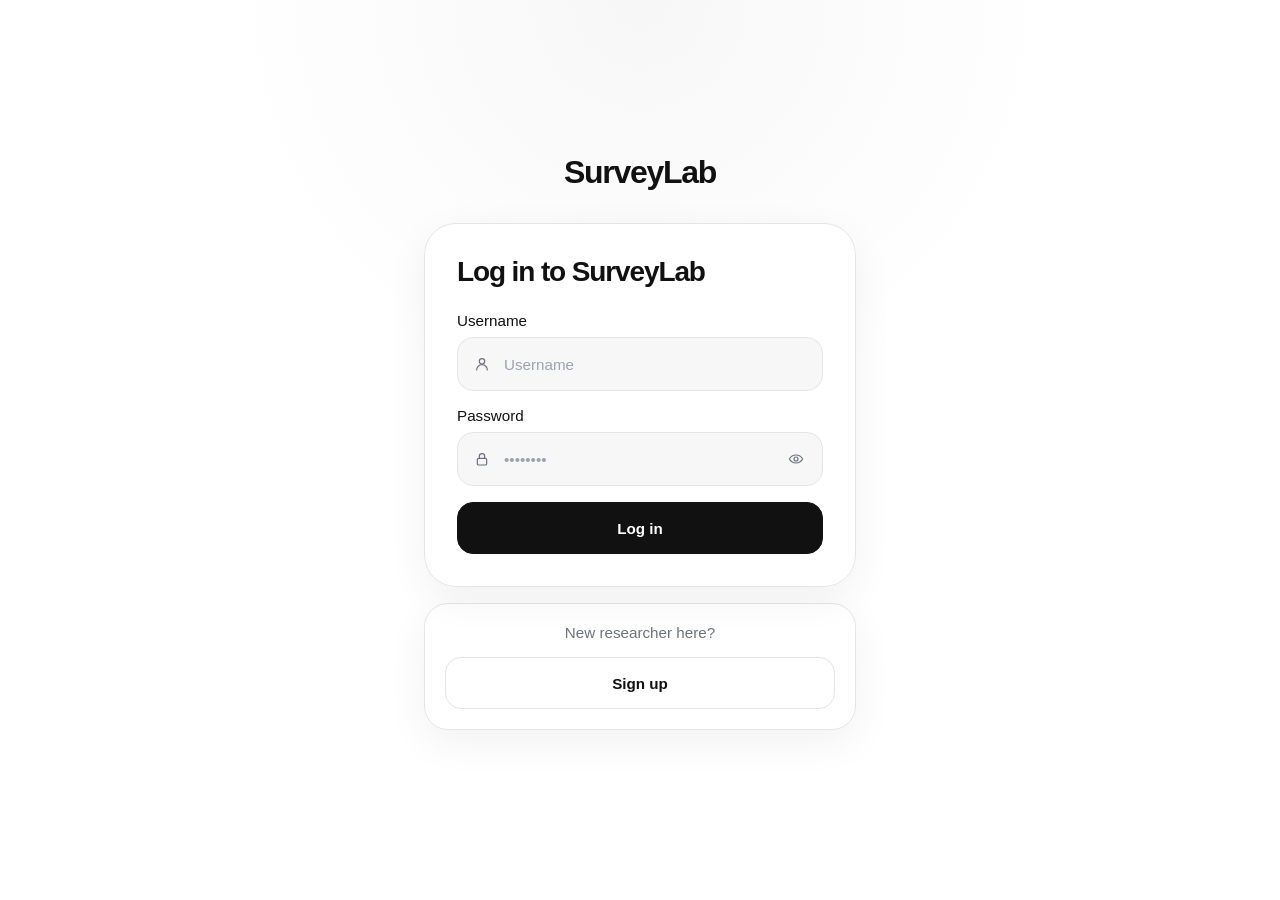
<file: researcher login/researcher-login.html>
<!doctype html>
<html lang="en">
  <head>
    <meta charset="UTF-8" />
    <meta name="viewport" content="width=device-width, initial-scale=1.0" />
    <title>Researcher Login</title>
    <link rel="stylesheet" href="./researcher-login.css" />
  </head>
  <body>
    <main
      class="page"
      data-login-root
      data-login-success="/"
      data-file-login-success="./index.html"
    >
      <section class="shell">
        <div class="brand-block">
          <h1 class="brand">SurveyLab</h1>
        </div>

        <div class="card">
          <div class="copy-block">
            <h2 class="title">Log in to SurveyLab</h2>
          </div>

          <form class="form" id="researcher-login-form">
            <div class="field">
              <label class="label" for="researcher-username">Username</label>
              <div class="input-shell">
                <span class="icon" aria-hidden="true">
                  <svg viewBox="0 0 24 24" fill="none" stroke="currentColor">
                    <circle cx="12" cy="8" r="4" stroke-width="1.8"></circle>
                    <path
                      d="M4 21a8 8 0 0 1 16 0"
                      stroke-width="1.8"
                      stroke-linecap="round"
                    ></path>
                  </svg>
                </span>
                <input
                  id="researcher-username"
                  name="username"
                  type="text"
                  placeholder="Username"
                  autocomplete="username"
                  class="input"
                />
              </div>
            </div>

            <div class="field">
              <label class="label" for="researcher-password">Password</label>
              <div class="input-shell">
                <span class="icon" aria-hidden="true">
                  <svg viewBox="0 0 24 24" fill="none" stroke="currentColor">
                    <rect
                      x="5"
                      y="11"
                      width="14"
                      height="10"
                      rx="2"
                      stroke-width="1.8"
                    ></rect>
                    <path
                      d="M8 11V8a4 4 0 1 1 8 0v3"
                      stroke-width="1.8"
                      stroke-linecap="round"
                    ></path>
                  </svg>
                </span>
                <input
                  id="researcher-password"
                  name="password"
                  type="password"
                  placeholder="••••••••"
                  autocomplete="current-password"
                  class="input"
                  data-password-input
                />
                <button
                  type="button"
                  class="toggle"
                  data-password-toggle
                  aria-controls="researcher-password"
                  aria-label="Show password"
                  aria-pressed="false"
                >
                  <span class="toggle-icon" data-eye-open>
                    <svg viewBox="0 0 24 24" fill="none" stroke="currentColor">
                      <path
                        d="M2 12s3.5-6 10-6 10 6 10 6-3.5 6-10 6S2 12 2 12Z"
                        stroke-width="1.8"
                        stroke-linecap="round"
                        stroke-linejoin="round"
                      ></path>
                      <circle cx="12" cy="12" r="3" stroke-width="1.8"></circle>
                    </svg>
                  </span>
                  <span class="toggle-icon" data-eye-closed hidden>
                    <svg viewBox="0 0 24 24" fill="none" stroke="currentColor">
                      <path
                        d="M3 3 21 21"
                        stroke-width="1.8"
                        stroke-linecap="round"
                      ></path>
                      <path
                        d="M10.6 6.2A11.1 11.1 0 0 1 12 6c6.5 0 10 6 10 6a17.6 17.6 0 0 1-3.1 3.8"
                        stroke-width="1.8"
                        stroke-linecap="round"
                        stroke-linejoin="round"
                      ></path>
                      <path
                        d="M6.7 6.7C4 8.5 2 12 2 12a17.6 17.6 0 0 0 10 6c1.5 0 2.9-.3 4.1-.8"
                        stroke-width="1.8"
                        stroke-linecap="round"
                        stroke-linejoin="round"
                      ></path>
                      <path
                        d="M9.9 9.9A3 3 0 0 0 14.1 14.1"
                        stroke-width="1.8"
                        stroke-linecap="round"
                      ></path>
                    </svg>
                  </span>
                </button>
              </div>
            </div>

            <button type="submit" class="primary-button">Log in</button>
          </form>
        </div>

        <div class="support-card">
          <p class="support-text">New researcher here?</p>
          <button
            type="button"
            class="support-button"
            data-route="/register"
            data-file-route="./researcher-register.html"
          >
            Sign up
          </button>
        </div>
      </section>
    </main>

    <script src="./researcher-login.js"></script>
  </body>
</html>
</file>
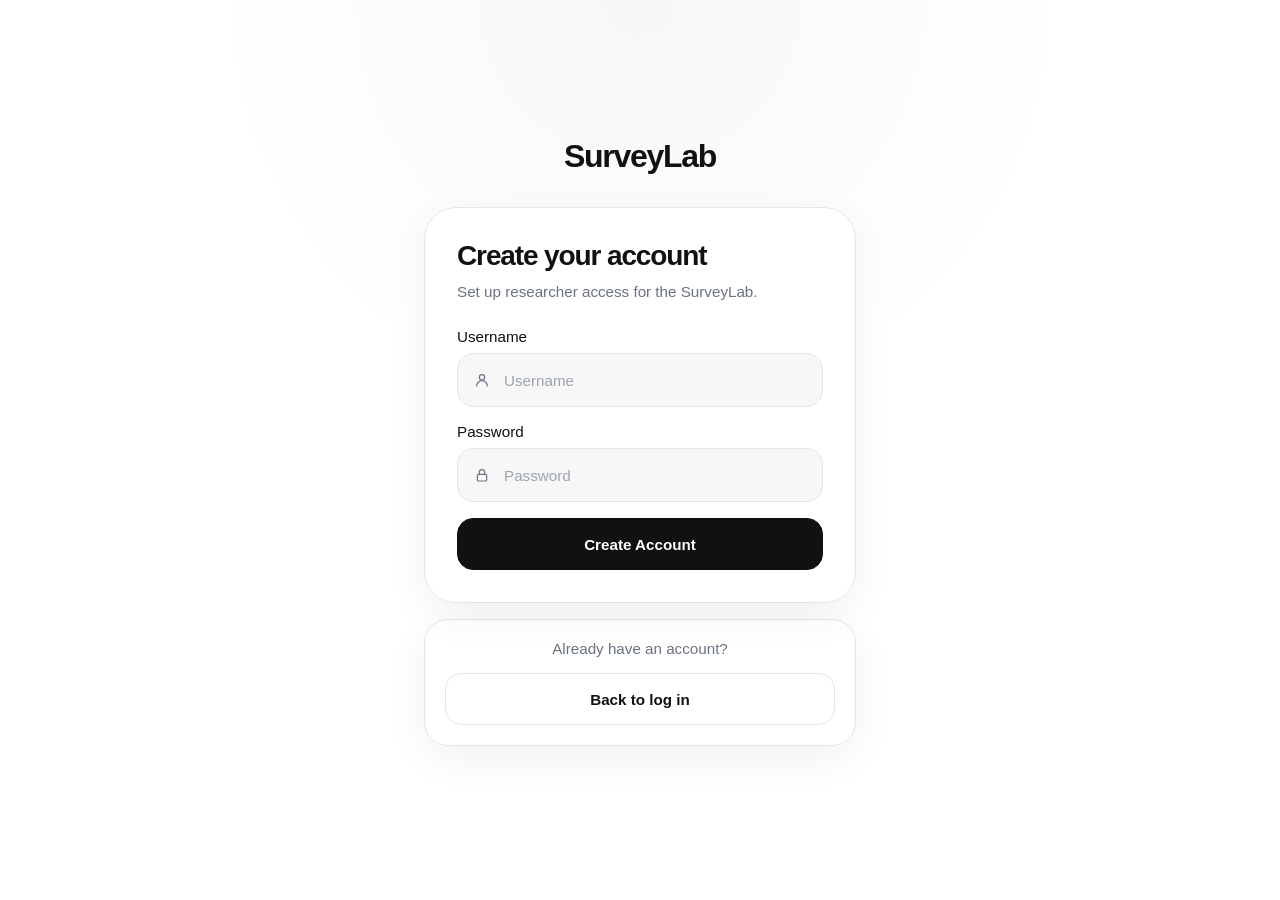
<file: researcher login/researcher-register.html>
<!doctype html>
<html lang="en">
  <head>
    <meta charset="UTF-8" />
    <meta name="viewport" content="width=device-width, initial-scale=1.0" />
    <title>Researcher Sign Up</title>
    <link rel="stylesheet" href="./researcher-login.css" />
  </head>
  <body>
    <main
      class="page"
      data-register-root
      data-login-route="/login"
      data-file-login-route="./researcher-login.html"
    >
      <section class="shell">
        <div class="brand-block">
          <h1 class="brand">SurveyLab</h1>
        </div>

        <div class="card">
          <div class="copy-block">
            <h2 class="title">Create your account</h2>
            <p class="subtitle">
              Set up researcher access for the SurveyLab.
            </p>
          </div>

          <form class="form" id="researcher-register-form">
            <div class="field">
              <label class="label" for="researcher-username">Username</label>
              <div class="input-shell">
                <span class="icon" aria-hidden="true">
                  <svg viewBox="0 0 24 24" fill="none" stroke="currentColor">
                    <circle cx="12" cy="8" r="4" stroke-width="1.8"></circle>
                    <path
                      d="M4 21a8 8 0 0 1 16 0"
                      stroke-width="1.8"
                      stroke-linecap="round"
                    ></path>
                  </svg>
                </span>
                <input
                  id="researcher-username"
                  name="username"
                  type="text"
                  placeholder="Username"
                  autocomplete="username"
                  class="input"
                />
              </div>
            </div>

            <div class="field">
              <label class="label" for="researcher-password">Password</label>
              <div class="input-shell">
                <span class="icon" aria-hidden="true">
                  <svg viewBox="0 0 24 24" fill="none" stroke="currentColor">
                    <rect
                      x="5"
                      y="11"
                      width="14"
                      height="10"
                      rx="2"
                      stroke-width="1.8"
                    ></rect>
                    <path
                      d="M8 11V8a4 4 0 1 1 8 0v3"
                      stroke-width="1.8"
                      stroke-linecap="round"
                    ></path>
                  </svg>
                </span>
                <input
                  id="researcher-password"
                  name="password"
                  type="password"
                  placeholder="Password"
                  autocomplete="new-password"
                  class="input"
                />
              </div>
            </div>

            <button type="submit" class="primary-button">Create Account</button>
          </form>
        </div>

        <div class="support-card">
          <p class="support-text">Already have an account?</p>
          <button
            type="button"
            class="support-button"
            data-route="/login"
            data-file-route="./researcher-login.html"
          >
            Back to log in
          </button>
        </div>
      </section>
    </main>

    <script src="./researcher-register.js"></script>
  </body>
</html>
</file>
<file: researcher login/researcher-login.css>
html,
body {
  margin: 0;
  min-height: 100%;
}

body {
  background:
    radial-gradient(circle at top, #f7f7f7 0, #ffffff 38%),
    linear-gradient(180deg, #ffffff 0%, #f5f5f5 100%);
  color: #111111;
  font-family: Arial, Helvetica, sans-serif;
}

.page {
  min-height: 100vh;
}

.shell {
  min-height: 100vh;
  width: 100%;
  max-width: 30rem;
  margin: 0 auto;
  padding: 2rem 1rem 3rem;
  display: flex;
  flex-direction: column;
  justify-content: center;
  box-sizing: border-box;
}

.brand-block {
  margin-bottom: 2rem;
  text-align: center;
}

.brand {
  margin: 0;
  font-size: 2rem;
  font-weight: 600;
  letter-spacing: -0.04em;
}

.card {
  border: 1px solid #e5e5e5;
  border-radius: 2rem;
  background: rgba(255, 255, 255, 0.92);
  padding: 1.5rem;
  box-shadow: 0 12px 40px rgba(17, 17, 17, 0.06);
  backdrop-filter: blur(18px);
}

.copy-block {
  margin-bottom: 1.5rem;
}

.title {
  margin: 0;
  font-size: 1.75rem;
  font-weight: 600;
  letter-spacing: -0.04em;
}

.subtitle {
  margin: 0.5rem 0 0;
  color: #6b7280;
  font-size: 0.95rem;
  line-height: 1.6;
}

.form {
  display: flex;
  flex-direction: column;
  gap: 1rem;
}

.field {
  display: flex;
  flex-direction: column;
}

.label {
  margin-bottom: 0.5rem;
  font-size: 0.95rem;
  font-weight: 500;
}

.input-shell {
  display: flex;
  align-items: center;
  gap: 0.75rem;
  min-height: 3.25rem;
  padding: 0 1rem;
  border: 1px solid #e5e5e5;
  border-radius: 1rem;
  background: #f7f7f7;
  transition:
    border-color 0.2s ease,
    background-color 0.2s ease,
    box-shadow 0.2s ease;
}

.input-shell:focus-within {
  border-color: #111111;
  background: #ffffff;
  box-shadow: 0 0 0 4px rgba(17, 17, 17, 0.05);
}

.icon {
  display: inline-flex;
  width: 1rem;
  height: 1rem;
  color: #6b7280;
  flex-shrink: 0;
}

.icon svg,
.toggle-icon svg {
  width: 100%;
  height: 100%;
}

.input {
  width: 100%;
  border: 0;
  outline: 0;
  background: transparent;
  color: #111111;
  font-size: 0.95rem;
}

.input::placeholder {
  color: #9ca3af;
}

.toggle {
  border: 0;
  background: transparent;
  padding: 0;
  width: 2.75rem;
  min-height: 2.75rem;
  margin-right: -0.75rem;
  border-radius: 0.75rem;
  color: #6b7280;
  cursor: pointer;
  display: inline-flex;
  align-items: center;
  justify-content: center;
  flex-shrink: 0;
  transition: color 0.2s ease;
}

.toggle:hover {
  color: #111111;
}

.toggle-icon {
  width: 1rem;
  height: 1rem;
  display: inline-flex;
}

.toggle-icon[hidden] {
  display: none !important;
}

.meta-row {
  display: flex;
  align-items: center;
  justify-content: space-between;
  gap: 1rem;
  font-size: 0.9rem;
}

.checkbox-label {
  display: inline-flex;
  align-items: center;
  gap: 0.5rem;
  color: #6b7280;
}

.checkbox {
  width: 1rem;
  height: 1rem;
  accent-color: #111111;
}

.link-button {
  border: 0;
  background: transparent;
  padding: 0;
  color: #111111;
  font-size: 0.9rem;
  font-weight: 500;
  cursor: pointer;
  transition: opacity 0.2s ease;
}

.link-button:hover {
  opacity: 0.7;
}

.primary-button,
.support-button {
  width: 100%;
  min-height: 3.25rem;
  border-radius: 1rem;
  border: 1px solid #111111;
  font-size: 0.95rem;
  font-weight: 600;
  cursor: pointer;
  transition:
    background-color 0.2s ease,
    border-color 0.2s ease,
    color 0.2s ease,
    transform 0.2s ease,
    box-shadow 0.2s ease;
}

.primary-button {
  background: #111111;
  color: #ffffff;
}

.primary-button:hover {
  background: #262626;
  border-color: #262626;
}

.support-button {
  background: #ffffff;
  border-color: #e5e5e5;
  color: #111111;
}

.support-button:hover {
  background: #f8f8f8;
}

.primary-button:hover,
.support-button:hover {
  transform: translateY(-1px);
  box-shadow: 0 10px 24px rgba(17, 17, 17, 0.08);
}

.support-card {
  margin-top: 1rem;
  border: 1px solid #e5e5e5;
  border-radius: 1.5rem;
  background: rgba(255, 255, 255, 0.92);
  padding: 1.25rem;
  text-align: center;
  color: #6b7280;
  box-shadow: 0 12px 40px rgba(17, 17, 17, 0.06);
}

.support-text {
  margin: 0 0 1rem;
  font-size: 0.95rem;
}

@media (min-width: 640px) {
  .shell {
    padding-left: 1.5rem;
    padding-right: 1.5rem;
  }

  .card {
    padding: 2rem;
  }
}
</file>
